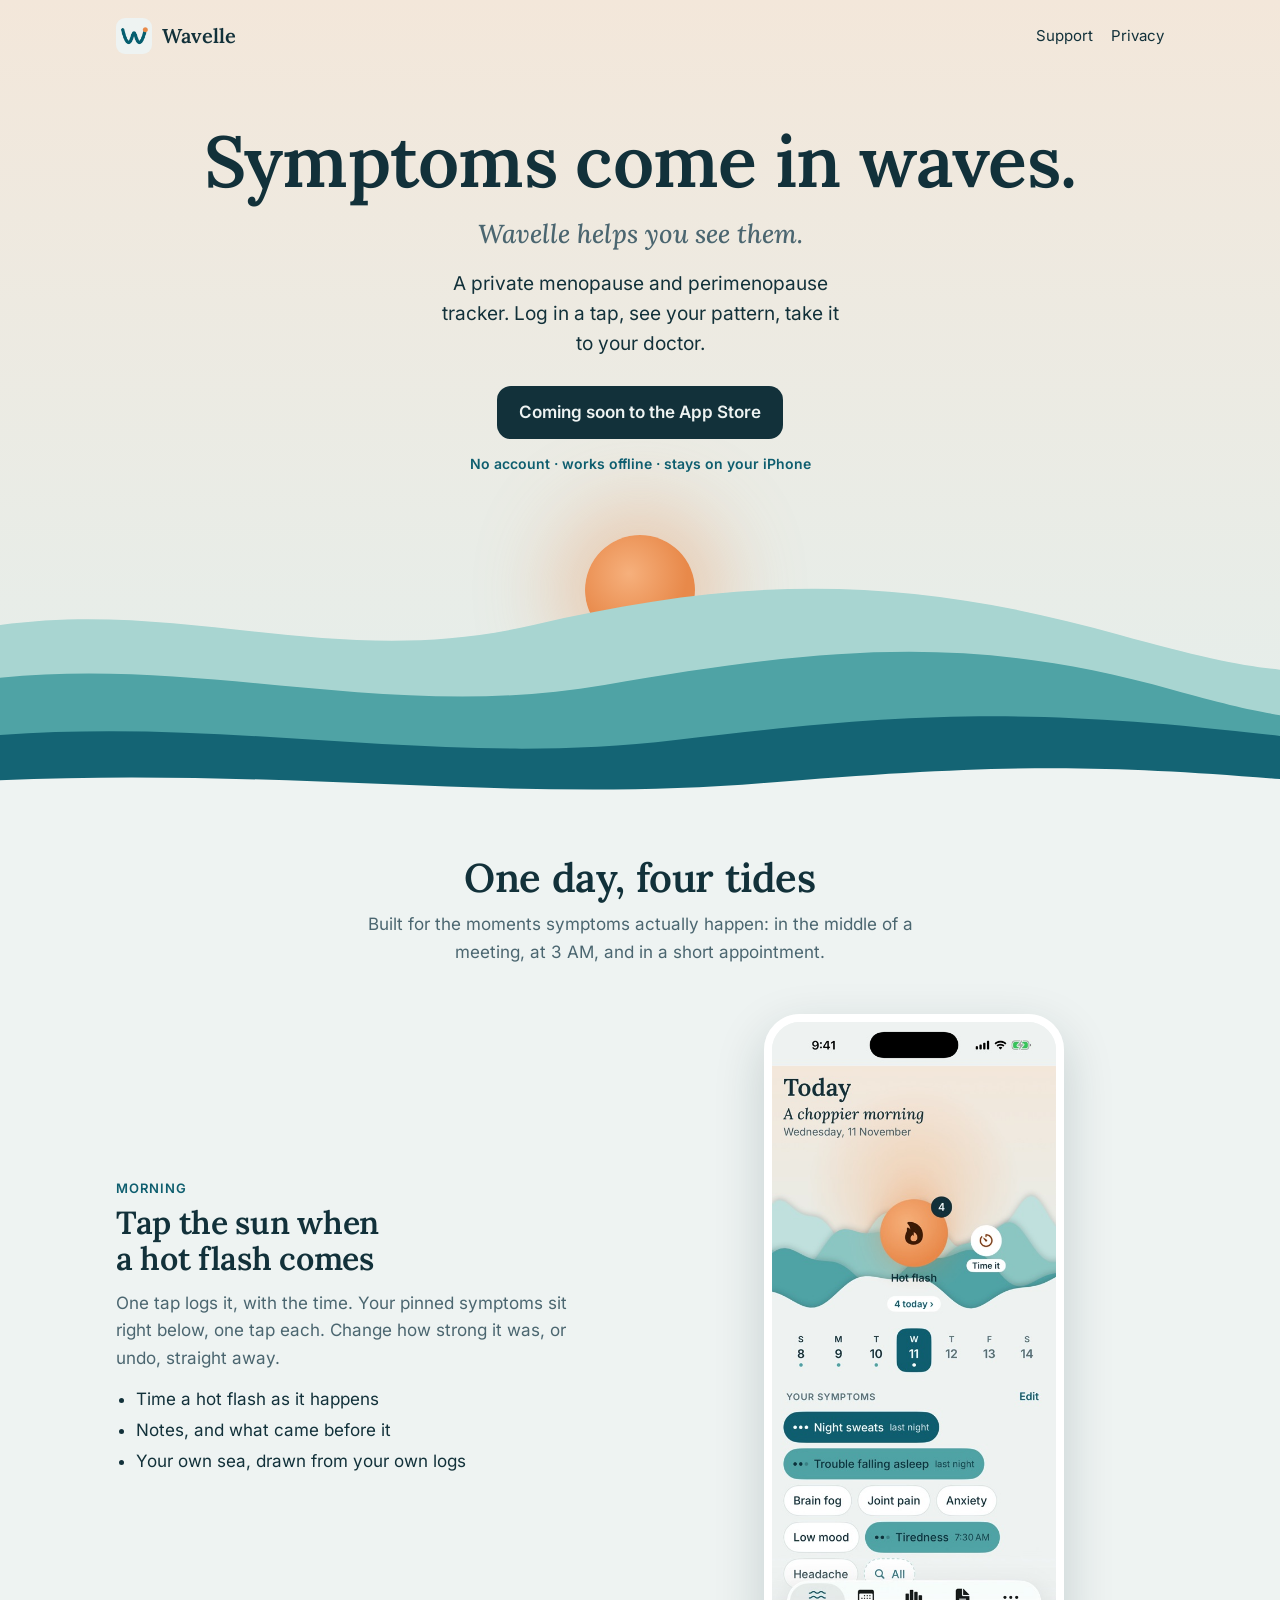
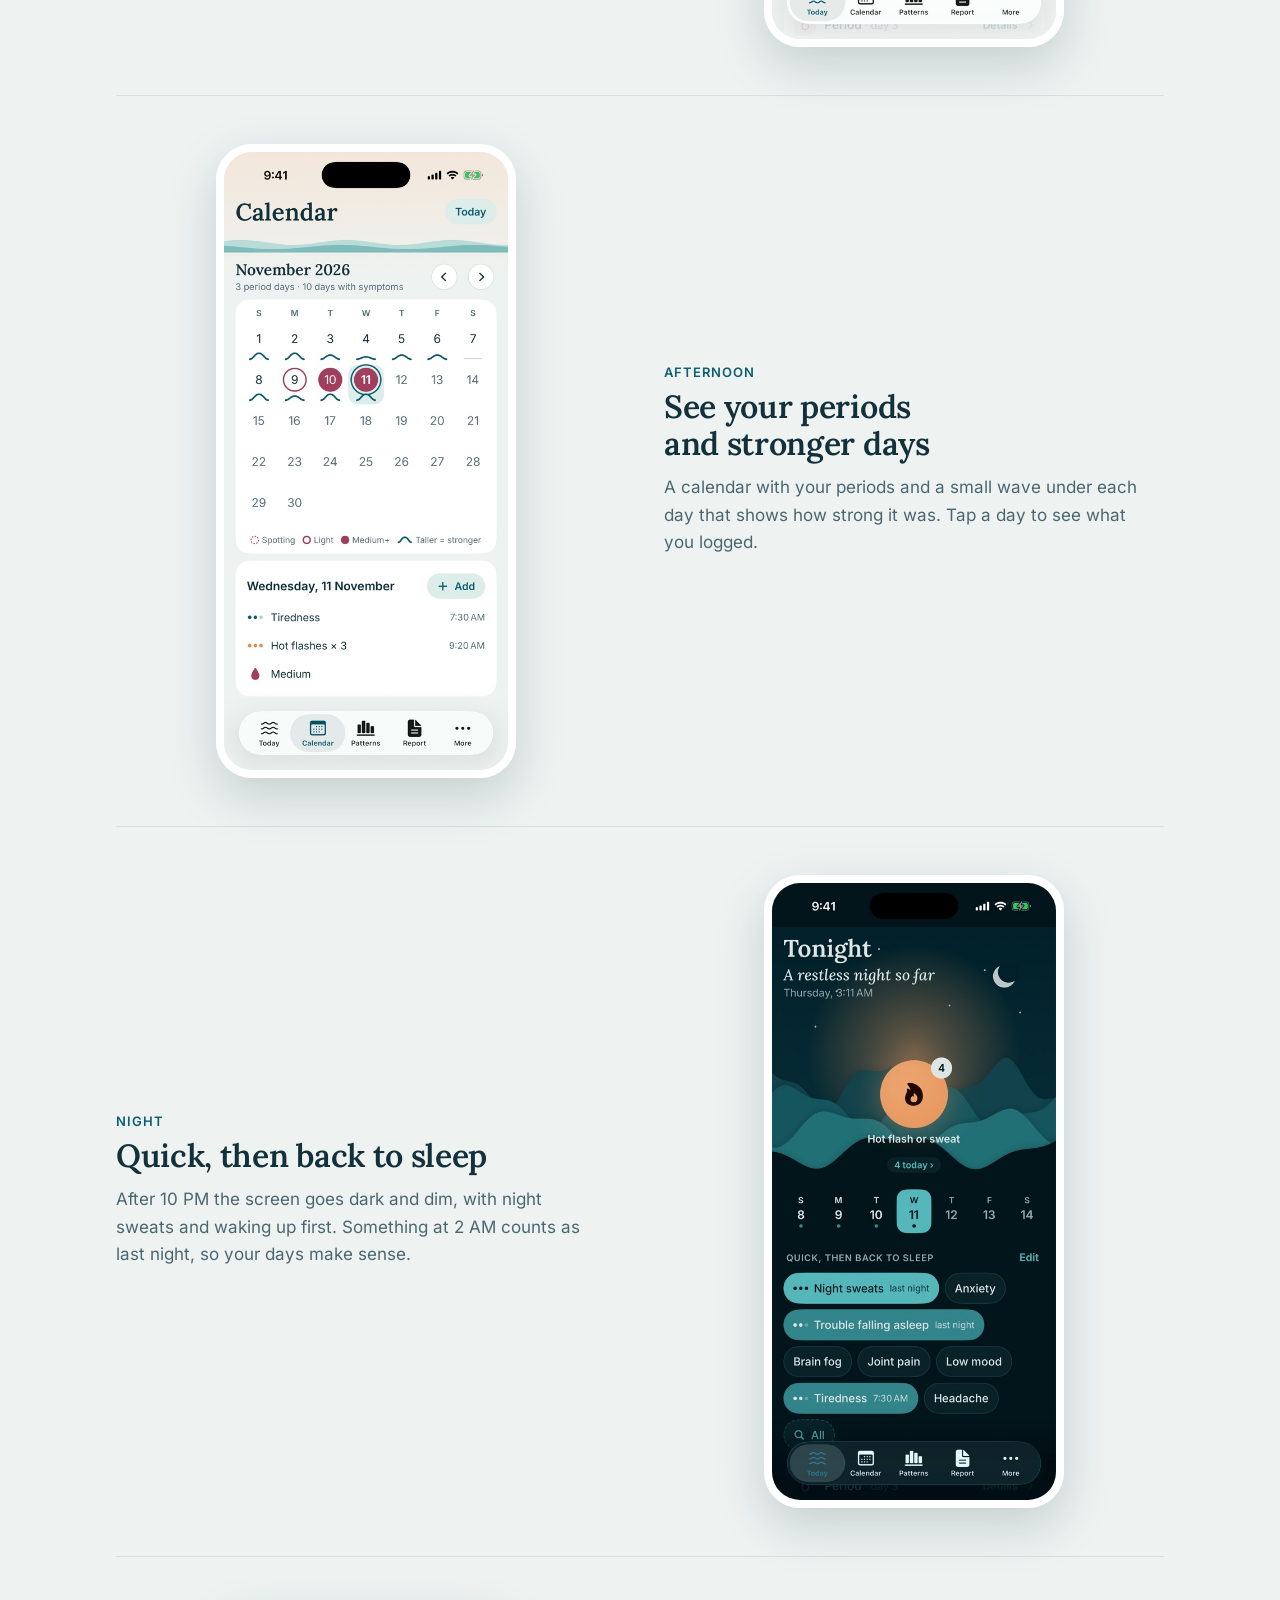
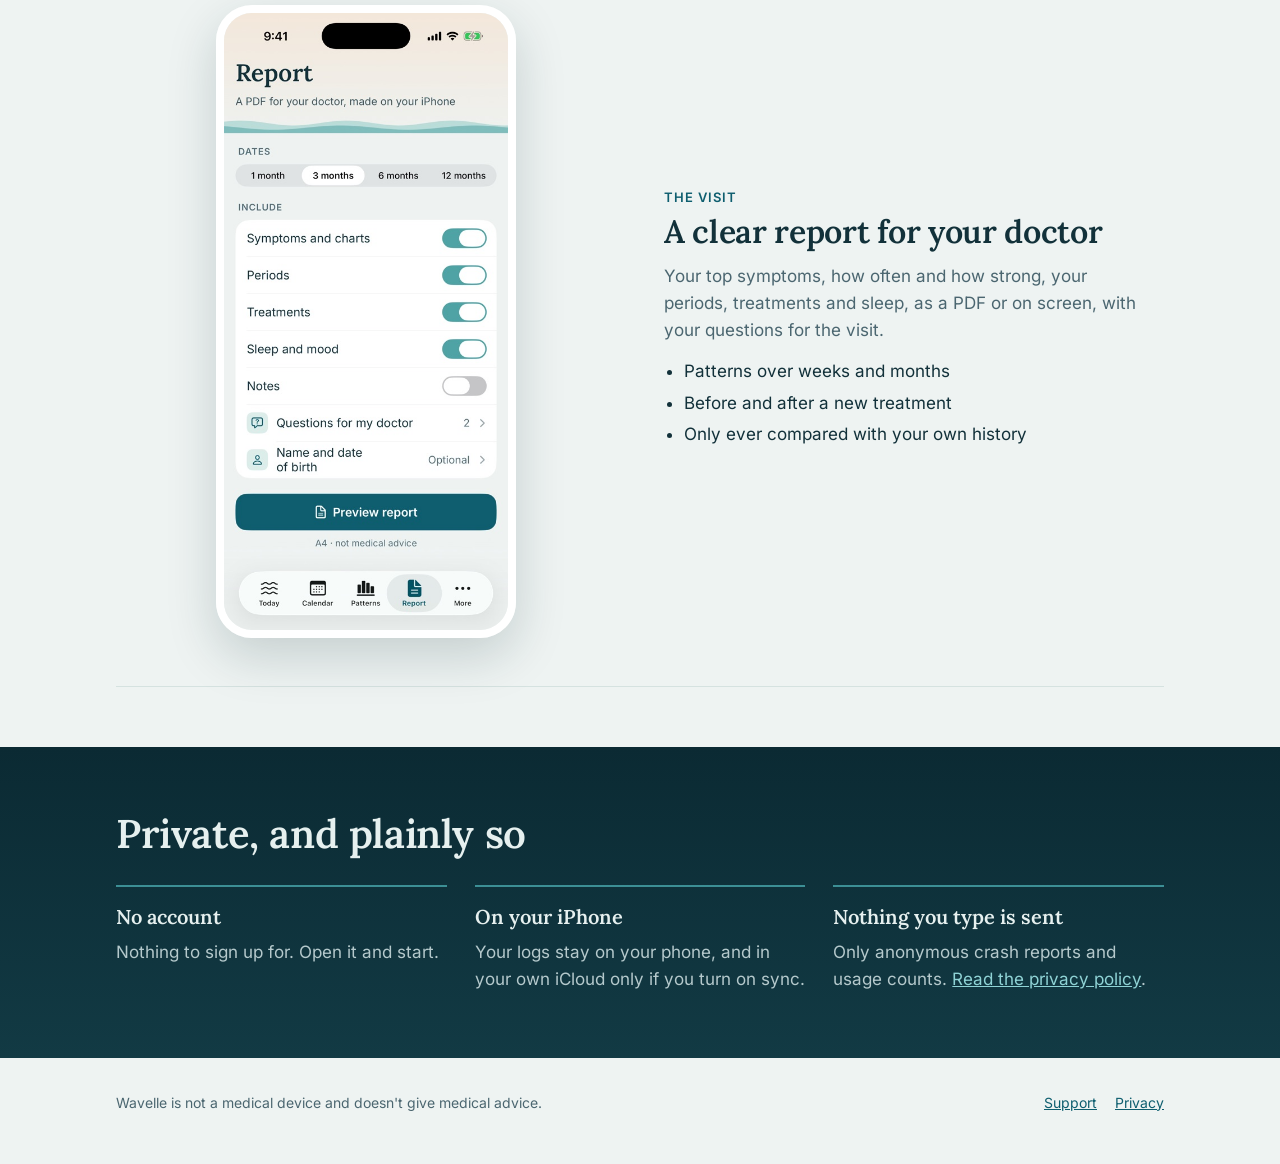
<file: index.html>
<!doctype html>
<html lang="en">
<head>
<meta charset="utf-8">
<meta name="viewport" content="width=device-width, initial-scale=1, viewport-fit=cover">
<title>Wavelle: Menopause Tracker for iPhone, private and offline</title>
<meta name="description" content="Wavelle is a private menopause and perimenopause tracker for iPhone. Log hot flashes in one tap, see your patterns and bring a clear report to your doctor. No account, works offline.">
<link rel="canonical" href="https://iamrkasula.github.io/wavelle-app/">
<meta property="og:title" content="Wavelle: Menopause Tracker">
<meta property="og:description" content="Symptoms come in waves. Log them in a tap, see the pattern, take it to your doctor.">
<meta property="og:image" content="https://iamrkasula.github.io/wavelle-app/img/og.jpg">
<meta property="og:type" content="website">
<link rel="icon" href="img/icon.png">
<link rel="stylesheet" href="styles.css">
<script type="application/ld+json">
{"@context":"https://schema.org","@type":"MobileApplication","name":"Wavelle","operatingSystem":"iOS 18 or later",
 "applicationCategory":"HealthApplication","offers":{"@type":"Offer","price":"0","priceCurrency":"USD"},
 "description":"A private menopause and perimenopause tracker: one-tap hot flash logging, patterns and a doctor report. No account, works offline."}
</script>
</head>
<body>
<header class="top">
  <div class="wrap">
    <a class="brand" href="./"><img src="img/icon.png" alt="" width="36" height="36">Wavelle</a>
    <nav><a href="support/">Support</a><a href="privacy/">Privacy</a></nav>
  </div>
</header>

<main>
  <section class="hero">
    <div class="sun" aria-hidden="true"></div>
    <div class="wrap copy">
      <h1>Symptoms come in waves.</h1>
      <p class="line">Wavelle helps you see them.</p>
      <p class="lede">A private menopause and perimenopause tracker. Log in a tap, see your pattern, take it to your doctor.</p>
      <a class="badge" href="#" aria-disabled="true">Coming soon to the App Store</a>
      <div class="promises">No account · works offline · stays on your iPhone</div>
    </div>
    <div class="sea" aria-hidden="true">
      <svg viewBox="0 0 1440 300" preserveAspectRatio="none">
        <path class="w1" fill="var(--tide3)" d="M-60 120 C 180 70 360 160 600 110 S 1020 60 1260 120 S 1500 150 1520 130 V300 H-60Z"/>
        <path class="w2" fill="var(--tide2)" d="M-60 170 C 200 130 420 210 680 170 S 1100 120 1320 175 S 1500 190 1520 180 V300 H-60Z"/>
        <path fill="var(--tide)" opacity=".9" d="M-60 225 C 240 195 480 255 760 225 S 1180 190 1520 230 V300 H-60Z"/>
        <path fill="var(--mist)" d="M-60 268 C 300 248 560 290 860 268 S 1260 250 1520 270 V300 H-60Z"/>
      </svg>
    </div>
  </section>

  <section class="day">
    <div class="wrap">
      <h2>One day, four tides</h2>
      <p>Built for the moments symptoms actually happen: in the middle of a meeting, at 3 AM, and in a short appointment.</p>

      <div class="tide">
        <div>
          <div class="when">Morning</div>
          <h3>Tap the sun when a hot flash comes</h3>
          <p>One tap logs it, with the time. Your pinned symptoms sit right below, one tap each. Change how strong it was, or undo, straight away.</p>
          <ul><li>Time a hot flash as it happens</li><li>Notes, and what came before it</li><li>Your own sea, drawn from your own logs</li></ul>
        </div>
        <div class="shot"><img src="img/today.jpg" alt="Wavelle Today screen: a paper-cut sea with the sun as the hot flash button and pinned symptoms below" width="507" height="1100" loading="lazy"></div>
      </div>

      <div class="tide">
        <div>
          <div class="when">Afternoon</div>
          <h3>See your periods and stronger days</h3>
          <p>A calendar with your periods and a small wave under each day that shows how strong it was. Tap a day to see what you logged.</p>
        </div>
        <div class="shot"><img src="img/calendar.jpg" alt="Wavelle Calendar with period days and wave marks under each date" width="507" height="1100" loading="lazy"></div>
      </div>

      <div class="tide">
        <div>
          <div class="when">Night</div>
          <h3>Quick, then back to sleep</h3>
          <p>After 10 PM the screen goes dark and dim, with night sweats and waking up first. Something at 2 AM counts as last night, so your days make sense.</p>
        </div>
        <div class="shot"><img src="img/night.jpg" alt="Wavelle at night: a dark sea, moon and night symptoms first" width="507" height="1100" loading="lazy"></div>
      </div>

      <div class="tide">
        <div>
          <div class="when">The visit</div>
          <h3>A clear report for your doctor</h3>
          <p>Your top symptoms, how often and how strong, your periods, treatments and sleep, as a PDF or on screen, with your questions for the visit.</p>
          <ul><li>Patterns over weeks and months</li><li>Before and after a new treatment</li><li>Only ever compared with your own history</li></ul>
        </div>
        <div class="shot"><img src="img/report.jpg" alt="Wavelle Report screen for making a doctor PDF" width="507" height="1100" loading="lazy"></div>
      </div>
    </div>
  </section>

  <section class="night">
    <div class="wrap">
      <h2>Private, and plainly so</h2>
      <div class="grid">
        <div><b>No account</b><p>Nothing to sign up for. Open it and start.</p></div>
        <div><b>On your iPhone</b><p>Your logs stay on your phone, and in your own iCloud only if you turn on sync.</p></div>
        <div><b>Nothing you type is sent</b><p>Only anonymous crash reports and usage counts. <a href="privacy/">Read the privacy policy</a>.</p></div>
      </div>
    </div>
  </section>
</main>

<footer>
  <div class="wrap">
    <span>Wavelle is not a medical device and doesn't give medical advice.</span>
    <nav><a href="support/">Support</a><a href="privacy/">Privacy</a></nav>
  </div>
</footer>
</body>
</html>
</file>
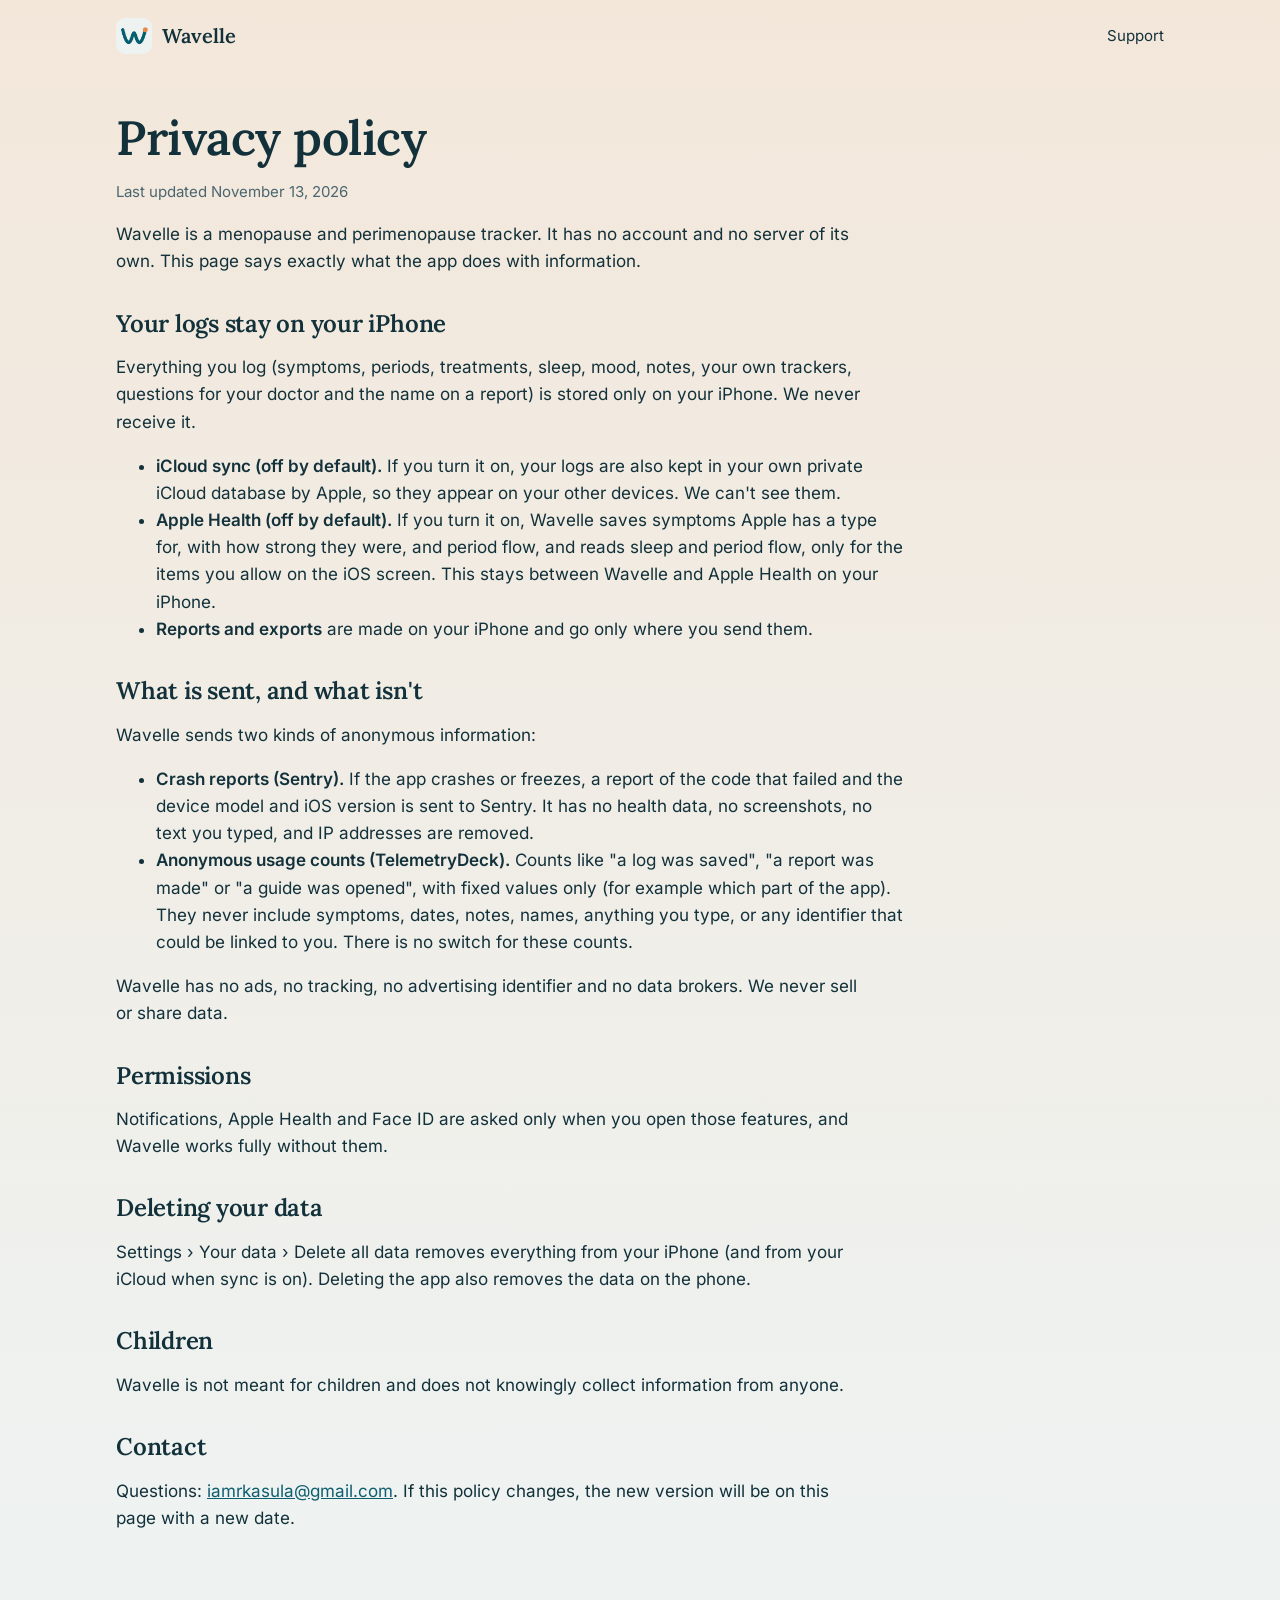
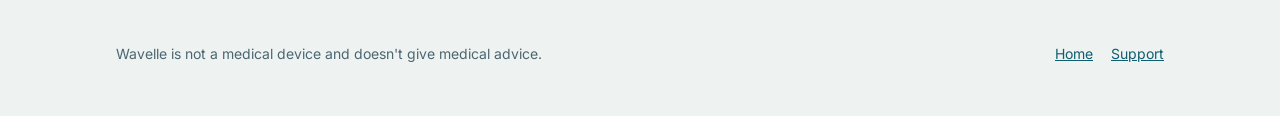
<file: privacy/index.html>
<!doctype html>
<html lang="en">
<head>
<meta charset="utf-8">
<meta name="viewport" content="width=device-width, initial-scale=1, viewport-fit=cover">
<title>Privacy policy · Wavelle</title>
<meta name="description" content="Wavelle keeps your health logs on your iPhone. It sends only anonymous crash reports and anonymous usage counts, never your health data or anything you type.">
<link rel="canonical" href="https://iamrkasula.github.io/wavelle-app/privacy/">
<link rel="icon" href="../img/icon.png">
<link rel="stylesheet" href="../styles.css">
</head>
<body>
<header class="top"><div class="wrap"><a class="brand" href="../"><img src="../img/icon.png" alt="" width="36" height="36">Wavelle</a><nav><a href="../support/">Support</a></nav></div></header>
<main class="pagehead">
<div class="wrap page">
  <h1>Privacy policy</h1>
  <p class="date">Last updated November 13, 2026</p>
  <p>Wavelle is a menopause and perimenopause tracker. It has no account and no server of its own. This page says exactly what the app does with information.</p>

  <h2>Your logs stay on your iPhone</h2>
  <p>Everything you log (symptoms, periods, treatments, sleep, mood, notes, your own trackers, questions for your doctor and the name on a report) is stored only on your iPhone. We never receive it.</p>
  <ul>
    <li><b>iCloud sync (off by default).</b> If you turn it on, your logs are also kept in your own private iCloud database by Apple, so they appear on your other devices. We can't see them.</li>
    <li><b>Apple Health (off by default).</b> If you turn it on, Wavelle saves symptoms Apple has a type for, with how strong they were, and period flow, and reads sleep and period flow, only for the items you allow on the iOS screen. This stays between Wavelle and Apple Health on your iPhone.</li>
    <li><b>Reports and exports</b> are made on your iPhone and go only where you send them.</li>
  </ul>

  <h2>What is sent, and what isn't</h2>
  <p>Wavelle sends two kinds of anonymous information:</p>
  <ul>
    <li><b>Crash reports (Sentry).</b> If the app crashes or freezes, a report of the code that failed and the device model and iOS version is sent to Sentry. It has no health data, no screenshots, no text you typed, and IP addresses are removed.</li>
    <li><b>Anonymous usage counts (TelemetryDeck).</b> Counts like "a log was saved", "a report was made" or "a guide was opened", with fixed values only (for example which part of the app). They never include symptoms, dates, notes, names, anything you type, or any identifier that could be linked to you. There is no switch for these counts.</li>
  </ul>
  <p>Wavelle has no ads, no tracking, no advertising identifier and no data brokers. We never sell or share data.</p>

  <h2>Permissions</h2>
  <p>Notifications, Apple Health and Face ID are asked only when you open those features, and Wavelle works fully without them.</p>

  <h2>Deleting your data</h2>
  <p>Settings › Your data › Delete all data removes everything from your iPhone (and from your iCloud when sync is on). Deleting the app also removes the data on the phone.</p>

  <h2>Children</h2>
  <p>Wavelle is not meant for children and does not knowingly collect information from anyone.</p>

  <h2>Contact</h2>
  <p>Questions: <a href="mailto:iamrkasula@gmail.com">iamrkasula@gmail.com</a>. If this policy changes, the new version will be on this page with a new date.</p>
</div>
</main>
<footer><div class="wrap"><span>Wavelle is not a medical device and doesn't give medical advice.</span><nav><a href="../">Home</a><a href="../support/">Support</a></nav></div></footer>
</body>
</html>
</file>
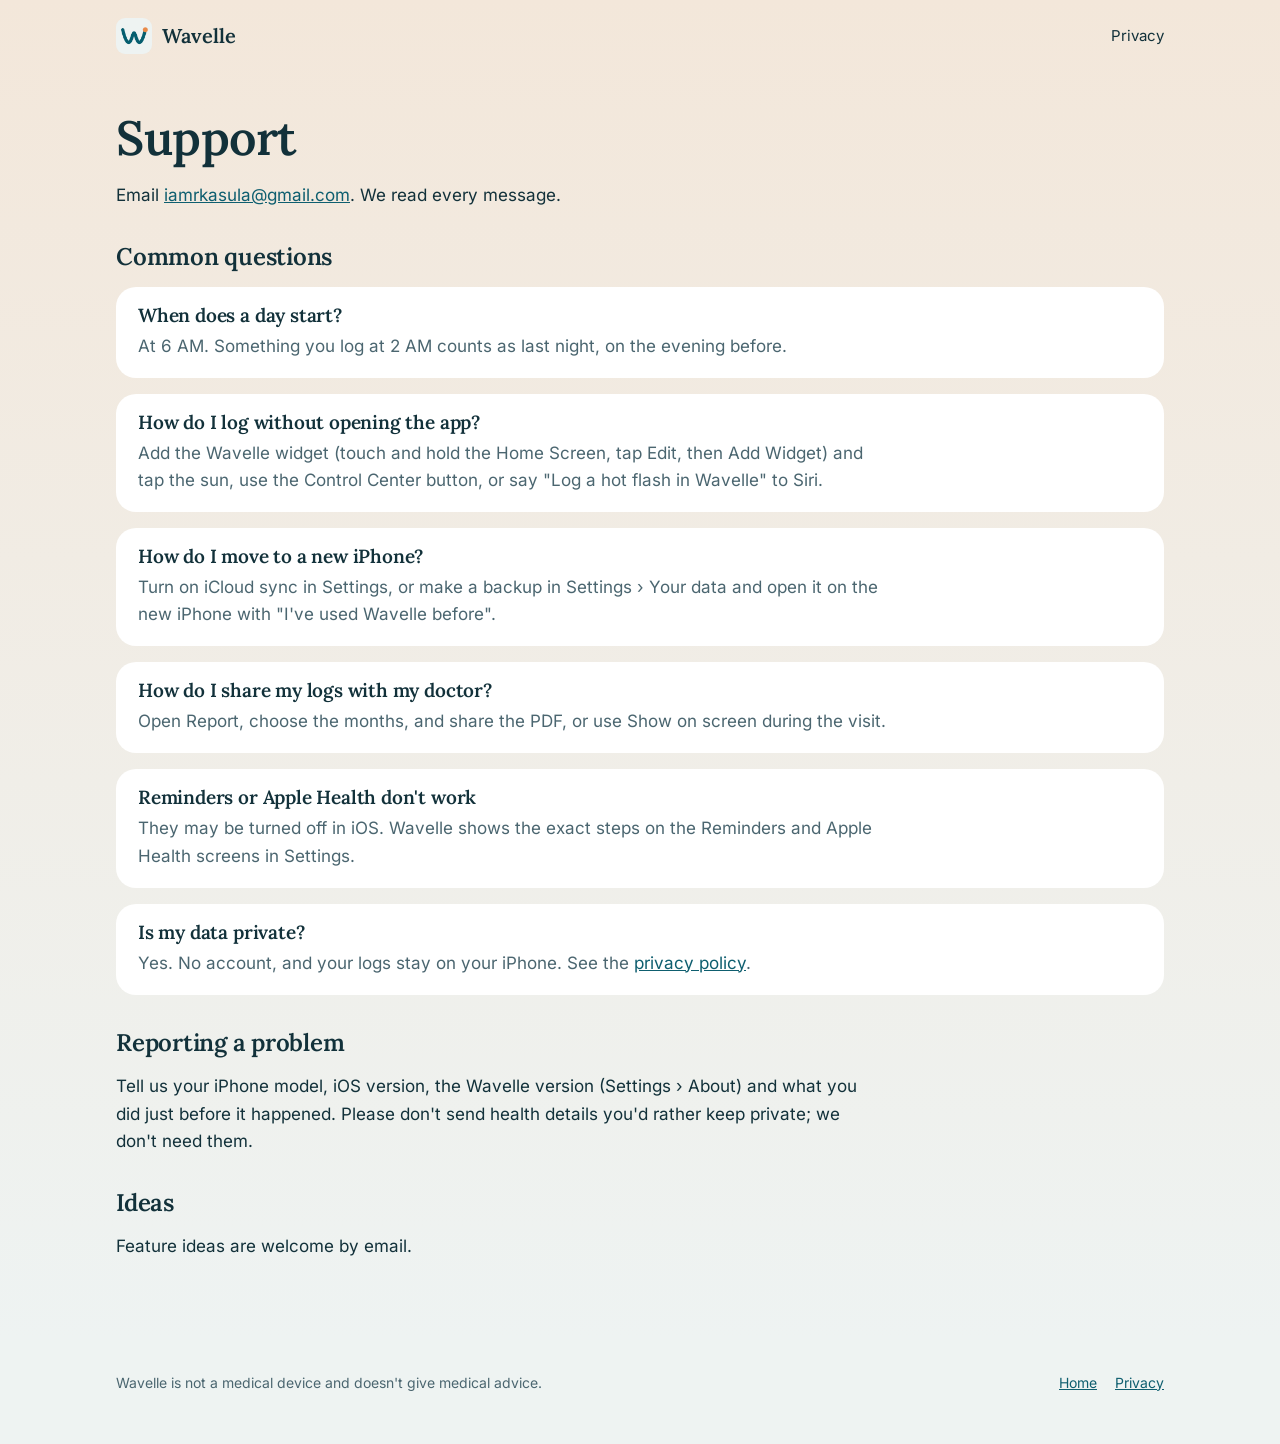
<file: support/index.html>
<!doctype html>
<html lang="en">
<head>
<meta charset="utf-8">
<meta name="viewport" content="width=device-width, initial-scale=1, viewport-fit=cover">
<title>Support · Wavelle</title>
<meta name="description" content="Help for Wavelle, the private menopause tracker: common questions and how to contact us.">
<link rel="canonical" href="https://iamrkasula.github.io/wavelle-app/support/">
<link rel="icon" href="../img/icon.png">
<link rel="stylesheet" href="../styles.css">
</head>
<body>
<header class="top"><div class="wrap"><a class="brand" href="../"><img src="../img/icon.png" alt="" width="36" height="36">Wavelle</a><nav><a href="../privacy/">Privacy</a></nav></div></header>
<main class="pagehead">
<div class="wrap page">
  <h1>Support</h1>
  <p>Email <a href="mailto:iamrkasula@gmail.com?subject=Wavelle">iamrkasula@gmail.com</a>. We read every message.</p>

  <h2>Common questions</h2>
  <div class="card"><h3>When does a day start?</h3><p>At 6 AM. Something you log at 2 AM counts as last night, on the evening before.</p></div>
  <div class="card"><h3>How do I log without opening the app?</h3><p>Add the Wavelle widget (touch and hold the Home Screen, tap Edit, then Add Widget) and tap the sun, use the Control Center button, or say "Log a hot flash in Wavelle" to Siri.</p></div>
  <div class="card"><h3>How do I move to a new iPhone?</h3><p>Turn on iCloud sync in Settings, or make a backup in Settings › Your data and open it on the new iPhone with "I've used Wavelle before".</p></div>
  <div class="card"><h3>How do I share my logs with my doctor?</h3><p>Open Report, choose the months, and share the PDF, or use Show on screen during the visit.</p></div>
  <div class="card"><h3>Reminders or Apple Health don't work</h3><p>They may be turned off in iOS. Wavelle shows the exact steps on the Reminders and Apple Health screens in Settings.</p></div>
  <div class="card"><h3>Is my data private?</h3><p>Yes. No account, and your logs stay on your iPhone. See the <a href="../privacy/">privacy policy</a>.</p></div>

  <h2>Reporting a problem</h2>
  <p>Tell us your iPhone model, iOS version, the Wavelle version (Settings › About) and what you did just before it happened. Please don't send health details you'd rather keep private; we don't need them.</p>

  <h2>Ideas</h2>
  <p>Feature ideas are welcome by email.</p>
</div>
</main>
<footer><div class="wrap"><span>Wavelle is not a medical device and doesn't give medical advice.</span><nav><a href="../">Home</a><a href="../privacy/">Privacy</a></nav></div></footer>
</body>
</html>
</file>
<file: styles.css>
/* Wavelle site: the Tides look (paper-cut sea, mist, sea teal, apricot sun). Fonts self-hosted (SIL OFL). */
@font-face { font-family: "Lora"; src: url("fonts/Lora-SemiBold.woff2") format("woff2"); font-weight: 600; font-display: swap; }
@font-face { font-family: "Lora"; src: url("fonts/Lora-MediumItalic.woff2") format("woff2"); font-weight: 500; font-style: italic; font-display: swap; }
@font-face { font-family: "Inter"; src: url("fonts/Inter-Regular.woff2") format("woff2"); font-weight: 400; font-display: swap; }
@font-face { font-family: "Inter"; src: url("fonts/Inter-SemiBold.woff2") format("woff2"); font-weight: 600; font-display: swap; }

:root {
  --mist: #EEF3F2; --card: #FFFFFF; --ink: #12313A; --ink2: #4B6670; --line: #D5E2E0;
  --tide: #0E5E6F; --tide2: #4FA3A5; --tide3: #A8D5D1; --sun: #E8894A; --sky1: #F3E7DA; --sky2: #E4EFED;
  --night1: #0B2A33; --night2: #123A44;
  color-scheme: light;
}
@media (prefers-color-scheme: dark) {
  :root:not([data-theme="light"]) {
    --mist: #0B1F24; --card: #132C32; --ink: #E6F0EF; --ink2: #9AB3B7; --line: #24454C;
    --tide: #5FC1C4; --tide2: #3C8F95; --tide3: #1C4C55; --sun: #F2A36B; --sky1: #0B2A33; --sky2: #123A44;
    color-scheme: dark;
  }
}
:root[data-theme="dark"] {
  --mist: #0B1F24; --card: #132C32; --ink: #E6F0EF; --ink2: #9AB3B7; --line: #24454C;
  --tide: #5FC1C4; --tide2: #3C8F95; --tide3: #1C4C55; --sun: #F2A36B; --sky1: #0B2A33; --sky2: #123A44;
  color-scheme: dark;
}
* { box-sizing: border-box; }
html { -webkit-text-size-adjust: 100%; }
body { margin: 0; background: var(--mist); color: var(--ink); font: 17px/1.6 "Inter", -apple-system, system-ui, sans-serif; }
a { color: var(--tide); }
a:focus-visible, button:focus-visible { outline: 2px solid var(--tide); outline-offset: 3px; border-radius: 4px; }
img { max-width: 100%; height: auto; display: block; }
h1, h2, h3 { font-family: "Lora", Georgia, serif; font-weight: 600; letter-spacing: -0.01em; line-height: 1.15; text-wrap: balance; margin: 0; }
.wrap { max-width: 1080px; margin: 0 auto; padding-inline: max(16px, env(safe-area-inset-left)); }

/* Top bar */
.top { position: absolute; inset: 0 0 auto; z-index: 3; }
.top .wrap { display: flex; align-items: center; justify-content: space-between; padding-block: 18px; }
.brand { display: flex; align-items: center; gap: 10px; font: 600 20px/1 "Lora", serif; color: var(--ink); text-decoration: none; }
.brand img { width: 36px; height: 36px; border-radius: 9px; }
.top nav { display: flex; gap: 18px; font-size: 15px; }
.top nav a { color: var(--ink); text-decoration: none; }
.top nav a:hover { text-decoration: underline; }

/* Hero: the sea */
.hero { position: relative; min-height: 720px; padding-bottom: 340px; background: linear-gradient(var(--sky1), var(--sky2)); overflow: hidden; }
.hero .copy { position: relative; z-index: 2; padding-top: 120px; text-align: center; }
.hero { box-sizing: border-box; }
.hero h1 { font-size: clamp(40px, 7vw, 72px); }
.hero .line { font: italic 500 clamp(20px, 3vw, 26px)/1.3 "Lora", serif; color: var(--ink2); margin: 14px 0 0; }
.hero p.lede { max-width: 34ch; margin: 18px auto 0; font-size: 19px; }
.badge { display: inline-flex; align-items: center; gap: 10px; margin-top: 26px; padding: 13px 22px; border-radius: 14px;
  background: var(--ink); color: var(--mist); font-weight: 600; text-decoration: none; }
.promises { margin-top: 14px; font-size: 14px; font-weight: 600; color: var(--tide); }
.sea { position: absolute; inset: auto 0 0 0; height: 300px; z-index: 1; }
.sea svg { width: 100%; height: 100%; display: block; }
.sun { position: absolute; left: 50%; bottom: 170px; width: 110px; height: 110px; margin-left: -55px; border-radius: 50%;
  background: radial-gradient(circle at 40% 35%, #F6B07C, var(--sun) 60%); box-shadow: 0 0 80px 30px color-mix(in srgb, var(--sun) 35%, transparent); z-index: 0; }

/* The day, told in four tides */
.day { padding-block: 40px 20px; }
.day > .wrap > h2 { font-size: clamp(28px, 4vw, 40px); text-align: center; }
.day > .wrap > p { text-align: center; color: var(--ink2); margin: 10px auto 0; max-width: 52ch; }
.tide { display: grid; grid-template-columns: minmax(0, 1fr) minmax(0, 1fr); gap: 48px; align-items: center; padding-block: 48px;
  border-bottom: 1px solid var(--line); }
.tide:nth-child(even) .shot { order: -1; }
.tide .when { font: 600 13px/1 "Inter", sans-serif; letter-spacing: .08em; text-transform: uppercase; color: var(--tide); }
.tide h3 { font-size: clamp(24px, 3vw, 32px); margin-top: 10px; }
.tide p { color: var(--ink2); margin: 12px 0 0; max-width: 44ch; }
.tide ul { margin: 14px 0 0; padding-left: 20px; color: var(--ink); }
.tide li { margin: 4px 0; }
.shot { justify-self: center; width: min(300px, 100%); }
.shot img { border-radius: 36px; border: 8px solid var(--card); box-shadow: 0 18px 50px rgba(10, 42, 48, .18); }

/* Privacy band (night sea) */
.night { background: linear-gradient(var(--night1), var(--night2)); color: #E6F0EF; padding-block: 64px; margin-top: 40px; }
.night h2 { font-size: clamp(28px, 4vw, 40px); }
.night .grid { display: grid; grid-template-columns: repeat(3, minmax(0, 1fr)); gap: 28px; margin-top: 28px; }
.night .grid div { border-top: 2px solid #3C8F95; padding-top: 14px; }
.night b { font-family: "Lora", serif; font-size: 20px; font-weight: 600; display: block; }
.night p { color: #B5C9CC; margin: 6px 0 0; }
.night a { color: #8FD3D5; }

/* Text pages */
.page { padding-block: 110px 60px; }
.page h1 { font-size: clamp(34px, 5vw, 48px); }
.page h2 { font-size: 24px; margin-top: 34px; }
.page p, .page li { max-width: 68ch; }
.page .date { color: var(--ink2); font-size: 15px; }
.card { background: var(--card); border-radius: 20px; padding: 18px 22px; margin-top: 16px; }
.card h3 { font-size: 19px; }
.card p { margin: 6px 0 0; color: var(--ink2); }
.pagehead { background: linear-gradient(var(--sky1), var(--mist)); }

footer { padding-block: 34px 50px; color: var(--ink2); font-size: 14px; }
footer .wrap { display: flex; flex-wrap: wrap; gap: 10px 24px; justify-content: space-between; }
footer nav { display: flex; gap: 18px; }

@media (max-width: 760px) {
  .top nav { gap: 12px; font-size: 14px; }
  .hero { min-height: 0; padding-bottom: 300px; }
  .hero .copy { padding-top: 96px; }
  .tide { grid-template-columns: minmax(0, 1fr); gap: 26px; padding-block: 36px; }
  .tide:nth-child(even) .shot { order: 0; }
  .night .grid { grid-template-columns: minmax(0, 1fr); }
}
@media (prefers-reduced-motion: no-preference) {
  .sea .w1 { animation: drift 14s ease-in-out infinite alternate; }
  .sea .w2 { animation: drift 18s ease-in-out infinite alternate-reverse; }
}
@keyframes drift { from { transform: translateX(-2%); } to { transform: translateX(2%); } }
</file>
